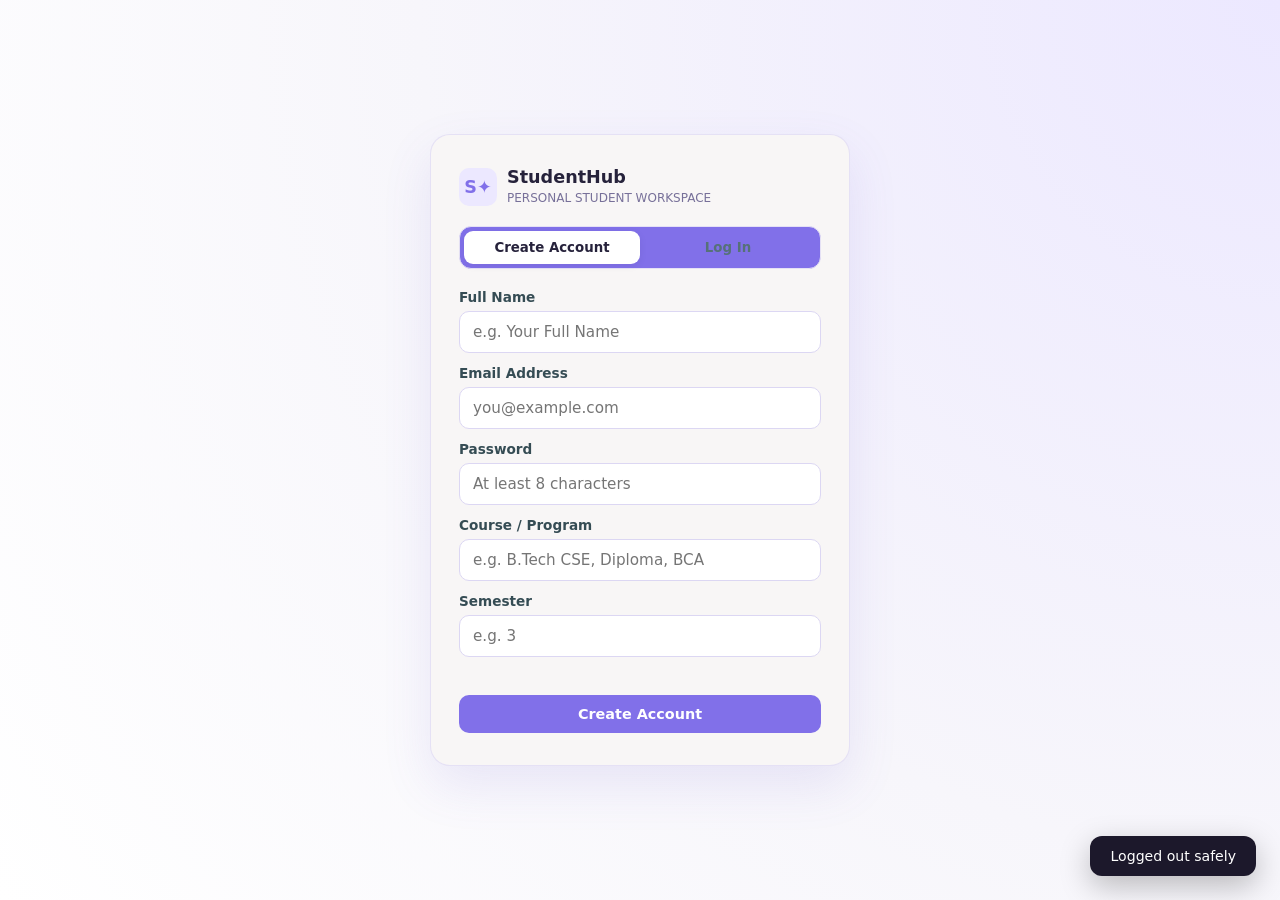
<file: frontend/index.html>
<!DOCTYPE html>
<html lang="en">

    <head>
        <meta charset="UTF-8" />
        <meta name="viewport" content="width=device-width, initial-scale=1.0" />
        <meta name="description" content="StudentHub AI — your all-in-one student workspace." />
        <title>StudentHub AI — Student Workspace</title>
        <link rel="stylesheet" href="style.css" />
        <style>
            /* Auth Screen & First-Time User Enhancements */
            .hidden {
                display: none !important;
            }

            .auth-wrapper {
                min-height: 100vh;
                display: flex;
                align-items: center;
                justify-content: center;
                padding: 24px;
                background: radial-gradient(circle at top right, #ece8ff 0%, #f7f6fb 55%, #ffffff 100%);
            }

            .auth-card {
                width: 100%;
                max-width: 420px;
                background: #f8f6f6;
                border-radius: 20px;
                padding: 32px 28px;
                box-shadow: 0 20px 50px rgba(105, 89, 205, 0.12);
                border: 1px solid rgba(129, 112, 233, 0.16);
            }

            .auth-brand {
                display: flex;
                align-items: center;
                gap: 10px;
                margin-bottom: 20px;
            }

            .auth-tabs {
                display: grid;
                grid-template-columns: 1fr 1fr;
                background: #8170e9;
                padding: 4px;
                border-radius: 12px;
                margin-bottom: 20px;
            }

            .auth-tab {
                border: none;
                background: transparent;
                padding: 9px 12px;
                border-radius: 9px;
                font-weight: 600;
                cursor: pointer;
                color: #567178;
                transition: all 0.2s ease;
            }

            .auth-tab.active {
                background: #ffffff;
                color: #26223b;
                box-shadow: 0 2px 8px rgba(0, 0, 0, 0.06);
            }

            .auth-form label {
                display: block;
                font-size: 0.85rem;
                font-weight: 600;
                margin: 12px 0 6px;
                color: #354c54;
            }

            .auth-form input {
                width: 100%;
                padding: 11px 13px;
                border: 1px solid #dcd7f3;
                border-radius: 10px;
                font-size: 0.95rem;
                outline: none;
                box-sizing: border-box;
            }

            .auth-form input:focus {
                border-color: #8170e9;
                box-shadow: 0 0 0 3px rgba(129, 112, 233, 0.15);
            }

            .auth-error {
                color: #ef110a;
                font-size: 0.85rem;
                margin-top: 10px;
                min-height: 18px;
            }

            .stat-card.interactive {
                cursor: pointer;
                transition: transform 0.15s ease, box-shadow 0.99s ease;
            }

            .stat-card.interactive:hover {
                transform: translateY(-2px);
            }

            .empty-state-box {
                padding: 18px;
                text-align: center;
                border: 1px dashed #6455b3;
                border-radius: 12px;
                color: #6c668a;
                font-size: 0.9rem;
            }
        </style>
    </head>

    <body>

        <!-- 1. AUTHENTICATION SCREEN (LOGIN / SIGN UP) -->
        <section class="auth-wrapper" id="authScreen">
            <div class="auth-card">
                <div class="auth-brand">
                    <span class="brand-mark">S<span>✦</span></span>
                    <div>
                        <strong style="display:block; font-size:1.1rem;">StudentHub</strong>
                        <small style="color:#777099; font-size:0.75rem;">PERSONAL STUDENT WORKSPACE</small>
                    </div>
                </div>

                <div class="auth-tabs">
                    <button type="button" class="auth-tab active" id="tabSignup">Create Account</button>
                    <button type="button" class="auth-tab" id="tabLogin">Log In</button>
                </div>

                <!-- Create Account Form -->
                <form class="auth-form" id="signupForm">
                    <label for="signupName">Full Name</label>
                    <input id="signupName" type="text" required placeholder="e.g. Your Full Name" />

                    <label for="signupEmail">Email Address</label>
                    <input id="signupEmail" type="email" required placeholder="you@example.com" />

                    <label for="signupPassword">Password</label>
                    <input id="signupPassword" type="password" required minlength="8"
                        placeholder="At least 8 characters" />

                    <label for="signupProgram">Course / Program</label>
                    <input id="signupProgram" type="text" required placeholder="e.g. B.Tech CSE, Diploma, BCA" />

                    <label for="signupSemester">Semester</label>
                    <input id="signupSemester" type="number" min="1" max="12" required placeholder="e.g. 3" />

                    <div class="auth-error" id="signupError"></div>
                    <button type="submit" class="modal-submit" style="width:100%; margin-top:10px;">Create
                        Account</button>
                </form>

                <!-- Login Form -->
                <form class="auth-form hidden" id="loginForm">
                    <label for="loginEmail">Email Address</label>
                    <input id="loginEmail" type="email" required placeholder="you@example.com" />

                    <label for="loginPassword">Password</label>
                    <input id="loginPassword" type="password" required placeholder="Enter your password" />

                    <div class="auth-error" id="loginError"></div>
                    <button type="submit" class="modal-submit" style="width:100%; margin-top:10px;">Log In to Workspace
                        →</button>
                </form>
            </div>
        </section>

        <!-- 2. MAIN WORKSPACE INTERFACE -->
        <div class="app-shell hidden" id="appShell">
            <aside class="sidebar" id="sidebar">
                <a class="brand" href="#" aria-label="StudentHub Home" data-view="overview">
                    <span class="brand-mark">S<span>✦</span></span>
                    <span><strong>StudentHub</strong><small>STUDENT SPACE</small></span>
                </a>
                <div class="nav-label">WORKSPACE</div>
                <nav class="nav">
                    <button class="nav-item active" data-view="overview"><span>▦</span> Overview</button>
                    <button class="nav-item" data-view="study"><span>✧</span> AI Study Assistant <i
                            class="new-tag">AI</i></button>
                    <button class="nav-item" data-view="notes"><span>▤</span> Notes Library</button>
                    <button class="nav-item" data-view="planner"><span>◷</span> Study Planner</button>
                    <button class="nav-item" data-view="attendance"><span>▣</span> Attendance</button>
                    <button class="nav-item" data-view="assignments"><span>☑</span> Assignments</button>
                    <div class="nav-label nav-label-gap">CAREER</div>
                    <button class="nav-item" data-view="placement"><span>↗</span> Placement Prep</button>
                    <button class="nav-item" data-view="resume"><span>▧</span> Resume Builder</button>
                    <button class="nav-item" data-view="community"><span>◎</span> Community</button>
                    <button class="nav-item" data-view="announcements"><span>◎</span> Announcements</button>
                </nav>
                <div class="sidebar-bottom">
                    <div class="upgrade-card">
                        <div class="sparkle">✦</div><strong>Make learning count.</strong>
                        <p>Your next big opportunity starts with one small step.</p>
                        <button data-view="placement">Explore career tools <span>→</span></button>
                    </div>
                    <button class="profile-mini" id="profileButton">
                        <div class="avatar" id="sidebarAvatar">SH</div>
                        <span>
                            <strong id="sidebarUserName">Student</strong>
                            <small id="sidebarUserProgram">Student Workspace</small>
                        </span>
                        <span class="dots">•••</span>
                    </button>
                </div>
            </aside>

            <main class="main">
                <header class="topbar">
                    <button class="mobile-menu" id="mobileMenu" aria-label="Open menu">☰</button>
                    <div class="breadcrumb">Workspace <span>/</span> <strong id="breadcrumbTitle">Overview</strong>
                    </div>
                    <div class="top-actions">
                        <label class="global-search"><span>⌕</span><input id="globalSearch"
                                placeholder="Search notes, tasks, deadlines..." /><kbd>⌘ K</kbd></label>
                        <button class="icon-button" id="notificationButton" aria-label="Notifications">♧<i></i></button>
                        <div class="avatar top-avatar" id="topAvatar" title="Account & Profile" style="cursor:pointer;">
                            S</div>
                    </div>
                </header>

                <section class="content">
                    <div class="welcome-row">
                        <div>
                            <div class="eyebrow"><span class="live-dot"></span> YOUR PERSONAL STUDENT SPACE</div>
                            <h1 id="pageTitle">Welcome! <span class="wave">✦</span></h1>
                            <p class="subtitle" id="pageSubtitle">Start by adding your subjects, tasks, or study goals
                                for today.</p>
                        </div>
                        <button class="primary-button" id="addTaskButtonTop"><span>＋</span> Plan my day</button>
                    </div>

                    <div class="hero-card">
                        <div class="hero-copy">
                            <div class="hero-pill"><span>✦</span> YOUR AI LEARNING COMPANION</div>
                            <h2>Make today a<br /><em>step forward.</em></h2>
                            <p>Learn smarter, stay organized, and build the future you want — all in one place.</p>
                            <button class="hero-button" data-view="study">Ask your AI assistant <span>↗</span></button>
                        </div>
                        <div class="hero-art" aria-hidden="true">
                            <div class="orbit orbit-one"></div>
                            <div class="orbit orbit-two"></div>
                            <div class="floating-card card-note"><span class="float-icon purple">▤</span><span><b>Study
                                        notes</b><small id="heroNoteCount">0 saved notes</small></span><i>✓</i></div>
                            <div class="floating-card card-score"><span class="float-icon yellow">✧</span><span><b>Keep
                                        going!</b><small id="heroTaskStatus">Ready to start</small></span></div>
                            <div class="book-stack">
                                <div class="book book-back"></div>
                                <div class="book book-mid"></div>
                                <div class="book book-front"><span>✦</span></div>
                                <div class="book-page"></div>
                            </div>
                            <div class="hero-spark spark-a">✦</div>
                            <div class="hero-spark spark-b">✧</div>
                            <div class="hero-spark spark-c">·</div>
                        </div>
                    </div>

                    <div class="section-heading">
                        <div>
                            <h2>Your overview</h2>
                            <p>Click any card below to update or log your progress.</p>
                        </div>
                        <button class="text-button" id="customizeButton">Customize view ↗</button>
                    </div>

                    <!-- Interactive Live Stats Grid -->
                    <div class="stats-grid">
                        <article class="stat-card interactive" id="cardAttendance" data-view="attendance">
                            <div class="stat-top"><span>Attendance</span><span class="stat-icon mint">▣</span></div>
                            <div class="stat-value" id="statAttendanceVal">0<span>%</span></div>
                            <div class="stat-foot"><span class="status-good" id="statAttendanceSub">Click to log
                                    classes</span></div>
                            <div class="mini-progress"><span id="statAttendanceBar" style="width:0%"></span></div>
                        </article>

                        <article class="stat-card interactive" id="cardStudyTime">
                            <div class="stat-top"><span>Study time</span><span class="stat-icon lavender">◷</span></div>
                            <div class="stat-value" id="statStudyVal">0<span class="unit"> hrs</span></div>
                            <div class="stat-foot"><span class="status-good">+ Click to log study time</span></div>
                            <div class="mini-progress lavender-bar"><span id="statStudyBar" style="width:0%"></span>
                            </div>
                        </article>

                        <article class="stat-card interactive" id="cardTasks" data-view="planner">
                            <div class="stat-top"><span>Tasks completed</span><span class="stat-icon peach">☑</span>
                            </div>
                            <div class="stat-value" id="statTasksVal">0<span class="muted-value">/0</span></div>
                            <div class="stat-foot"><span class="status-good" id="statTasksSub">0%</span>
                                <span>completion rate</span>
                            </div>
                            <div class="mini-progress peach-bar"><span id="statTasksBar" style="width:0%"></span></div>
                        </article>

                        <article class="stat-card interactive" id="cardQuiz">
                            <div class="stat-top"><span>Quiz average</span><span class="stat-icon blue">✧</span></div>
                            <div class="stat-value" id="statQuizVal">0<span>%</span></div>
                            <div class="stat-foot"><span class="status-good" id="statQuizSub">Click to take a quick
                                    quiz</span></div>
                            <div class="mini-progress blue-bar"><span id="statQuizBar" style="width:0%"></span></div>
                        </article>
                    </div>

                    <div class="dashboard-grid">
                        <section class="panel focus-panel">
                            <div class="panel-heading">
                                <div>
                                    <h3>Today's focus</h3>
                                    <p>Small steps, meaningful progress.</p>
                                </div>
                                <button class="more-button" id="clearCompletedBtn" title="Clear completed tasks">Clear
                                    done</button>
                            </div>
                            <div class="focus-progress">
                                <div class="progress-ring">
                                    <div><strong id="ringCount">0/0</strong><small>tasks</small></div>
                                </div>
                                <div>
                                    <strong id="focusHeadline">Let's plan your day!</strong>
                                    <p id="focusSubtext">Add your first task below to start tracking today's focus.</p>
                                    <button class="inline-link" data-view="planner">Add task →</button>
                                </div>
                            </div>
                            <div class="task-list" id="taskList"></div>
                            <button class="add-task" id="addTaskButton">＋ Add a task</button>
                        </section>

                        <section class="panel ai-panel">
                            <div class="panel-heading">
                                <div>
                                    <h3>Ask StudentHub AI</h3>
                                    <p>Your study buddy, available anytime.</p>
                                </div>
                                <span class="ai-badge">✦ INTERACTIVE</span>
                            </div>
                            <div class="ai-welcome">
                                <div class="ai-avatar">✦</div>
                                <div>
                                    <strong id="aiGreeting">Hey there! What are we learning today?</strong>
                                    <p>Type any topic below to generate an instant study breakdown, active recall
                                        prompts, or add it to your notes.</p>
                                </div>
                            </div>
                            <div class="suggestions">
                                <button class="suggestion" data-prompt="Object-Oriented Programming">Explain OOP
                                    concepts <span>↗</span></button>
                                <button class="suggestion" data-prompt="Database Normalization">Database Normalization
                                    <span>↗</span></button>
                                <button class="suggestion" data-prompt="Time Management for Exams">Exam Study Strategy
                                    <span>↗</span></button>
                            </div>
                            <form class="chat-input" id="chatForm">
                                <input id="chatInput" placeholder="Enter a topic or question..." autocomplete="off" />
                                <button type="submit" aria-label="Send message">↑</button>
                            </form>
                        </section>
                    </div>

                    <div class="bottom-grid">
                        <section class="panel resources-panel">
                            <div class="panel-heading">
                                <div>
                                    <h3>Continue learning</h3>
                                    <p>Your saved notes &amp; study materials.</p>
                                </div>
                                <button class="inline-link" data-view="notes">Manage notes →</button>
                            </div>
                            <div class="resource-list" id="resourceList"></div>
                        </section>

                        <section class="panel deadline-panel">
                            <div class="panel-heading">
                                <div>
                                    <h3>Coming up</h3>
                                    <p>Your upcoming assignment deadlines.</p>
                                </div>
                                <button class="inline-link" data-view="assignments">Add deadline →</button>
                            </div>
                            <div id="deadlineList"></div>
                        </section>
                    </div>

                    <footer><span>✦ StudentHub </span><span>Built for your next step. <b>Keep growing.</b></span>
                    </footer>
                </section>
            </main>
        </div>

        <div class="toast" id="toast" role="status"></div>
        <dialog id="modal">
            <div class="modal-head">
                <h3 id="modalTitle">Quick action</h3>
                <button id="closeModal" aria-label="Close">×</button>
            </div>
            <div id="modalBody"></div>
        </dialog>
        <!-- <script src="script.js"></script>
        <pre id="dashboard-data">Loading dashboard...</pre> -->

        <script src="script.js"></script>
    </body>

</html>
</file>
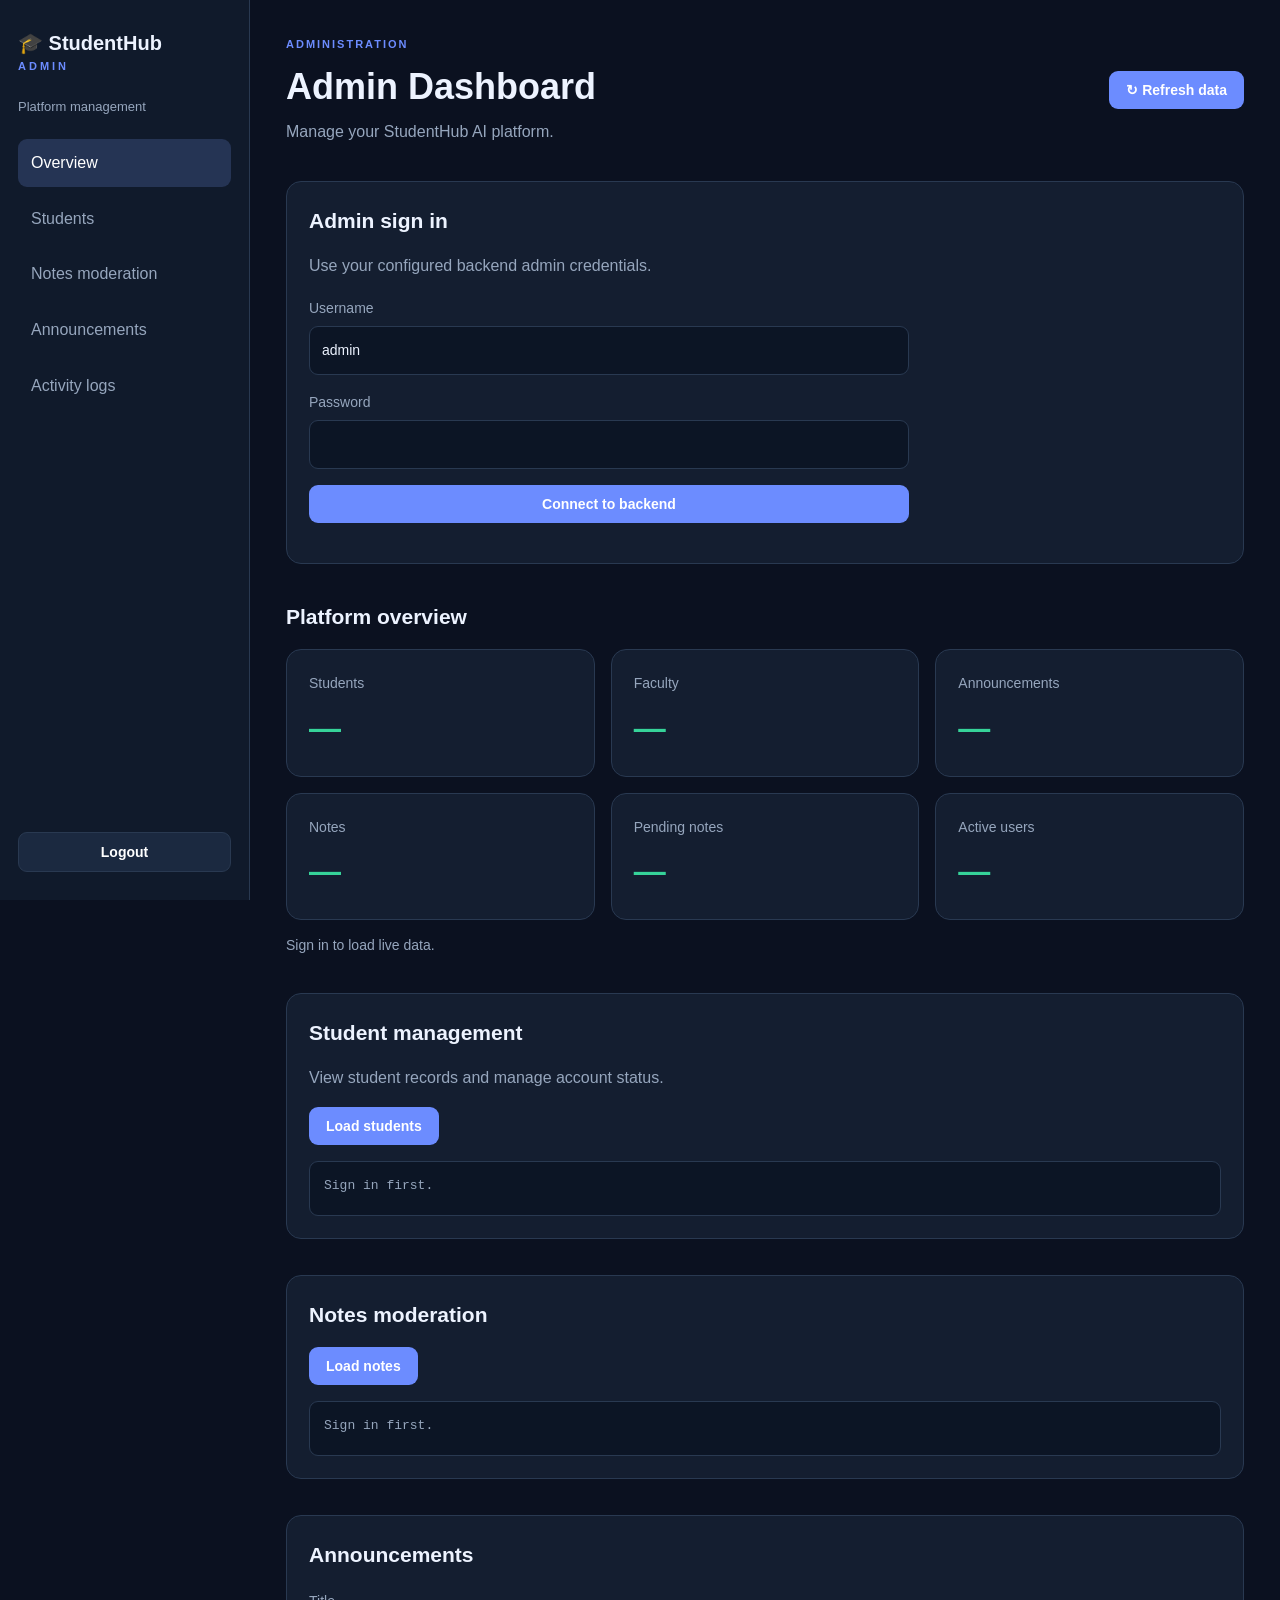
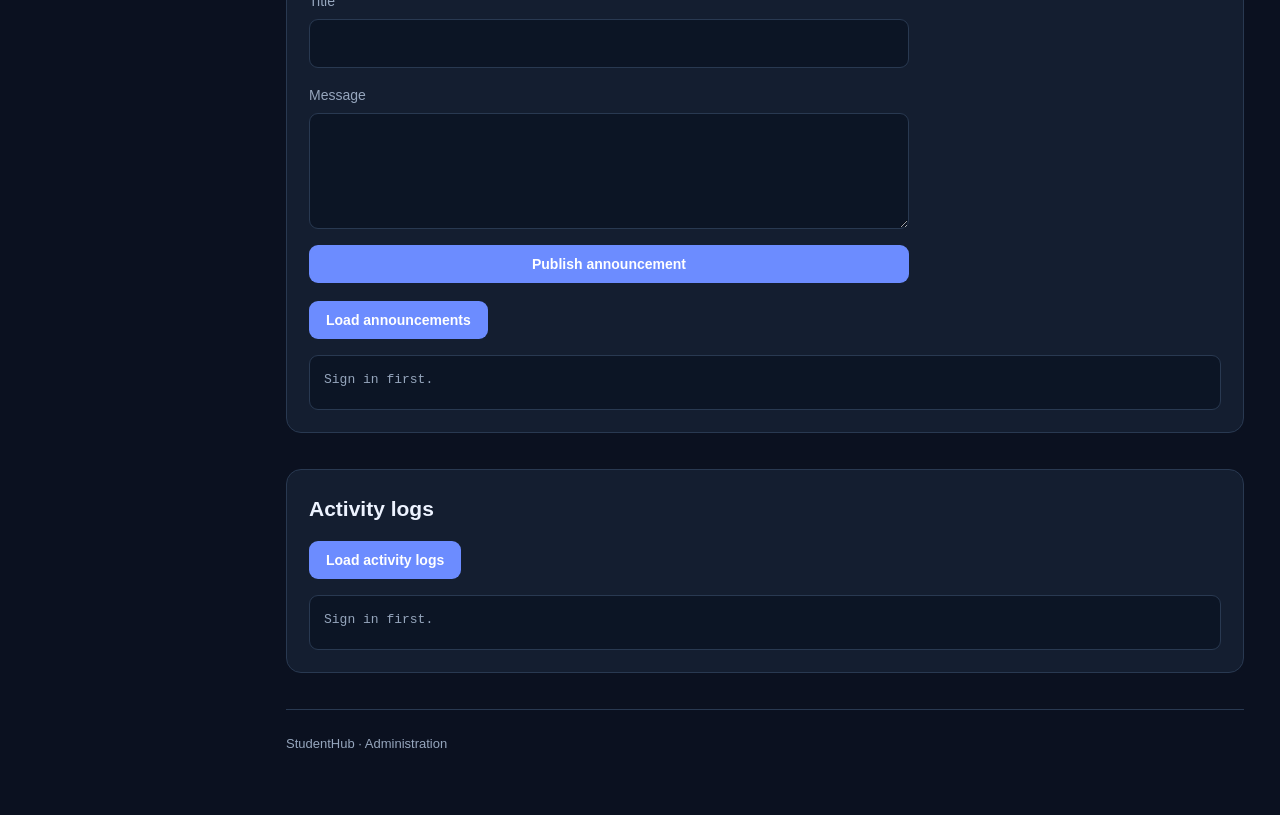
<file: frontend/admin.html>
<!DOCTYPE html>
<html lang="en">

    <head>
        <meta charset="UTF-8">
        <meta name="viewport" content="width=device-width, initial-scale=1.0">
        <title>StudentHub | Admin Panel</title>
        <link rel="stylesheet" href="admin.css">
    </head>

    <body>
        <aside class="sidebar">
            <h2>🎓 StudentHub <span>ADMIN</span></h2>
            <p class="muted">Platform management</p>

            <nav>
                <a class="active" href="#overview">Overview</a>
                <a href="#students">Students</a>
                <a href="#notes">Notes moderation</a>
                <a href="#announcements">Announcements</a>
                <a href="#activity">Activity logs</a>
            </nav>

            <button id="logoutBtn" class="secondary">Logout</button>
        </aside>

        <main>
            <header>
                <div>
                    <p class="muted">ADMINISTRATION</p>
                    <h1>Admin Dashboard</h1>
                    <p>Manage your StudentHub AI platform.</p>
                </div>
                <button id="refreshBtn">↻ Refresh data</button>
            </header>

            <section id="loginPanel" class="panel">
                <h2>Admin sign in</h2>
                <p>Use your configured backend admin credentials.</p>
                <form id="loginForm">
                    <label>Username
                        <input id="username" value="admin" autocomplete="username" required>
                    </label>
                    <label>Password
                        <input id="password" type="password" autocomplete="current-password" required>
                    </label>
                    <button type="submit">Connect to backend</button>
                </form>
                <p id="loginMessage" role="status"></p>
            </section>

            <section id="overview">
                <h2>Platform overview</h2>
                <div class="stats">
                    <article class="stat">
                        <p>Students</p><strong id="totalStudents">—</strong>
                    </article>
                    <article class="stat">
                        <p>Faculty</p><strong id="totalFaculty">—</strong>
                    </article>
                    <article class="stat">
                        <p>Announcements</p><strong id="totalAnnouncements">—</strong>
                    </article>
                    <article class="stat">
                        <p>Notes</p><strong id="totalNotes">—</strong>
                    </article>
                    <article class="stat">
                        <p>Pending notes</p><strong id="pendingNotes">—</strong>
                    </article>
                    <article class="stat">
                        <p>Active users</p><strong id="activeUsers">—</strong>
                    </article>
                </div>
                <p id="status" role="status">Sign in to load live data.</p>
            </section>

            <section id="students" class="panel">
                <h2>Student management</h2>
                <p>View student records and manage account status.</p>
                <button data-load="students">Load students</button>
                <div id="studentsOutput" class="output">Sign in first.</div>
            </section>

            <section id="notes" class="panel">
                <h2>Notes moderation</h2>
                <button data-load="notes">Load notes</button>
                <div id="notesOutput" class="output">Sign in first.</div>
            </section>

            <section id="announcements" class="panel">
                <h2>Announcements</h2>
                <form id="announcementForm">
                    <label>Title
                        <input id="announcementTitle" required>
                    </label>
                    <label>Message
                        <textarea id="announcementContent" rows="4" required></textarea>
                    </label>
                    <button type="submit">Publish announcement</button>
                </form>
                <button data-load="announcements">Load announcements</button>
                <div id="announcementsOutput" class="output">Sign in first.</div>
            </section>

            <section id="activity" class="panel">
                <h2>Activity logs</h2>
                <button data-load="audit-logs">Load activity logs</button>
                <div id="audit-logsOutput" class="output">Sign in first.</div>
            </section>

            <footer>StudentHub · Administration</footer>
        </main>

        <script src="admin.js"></script>
    </body>

</html>
</file>
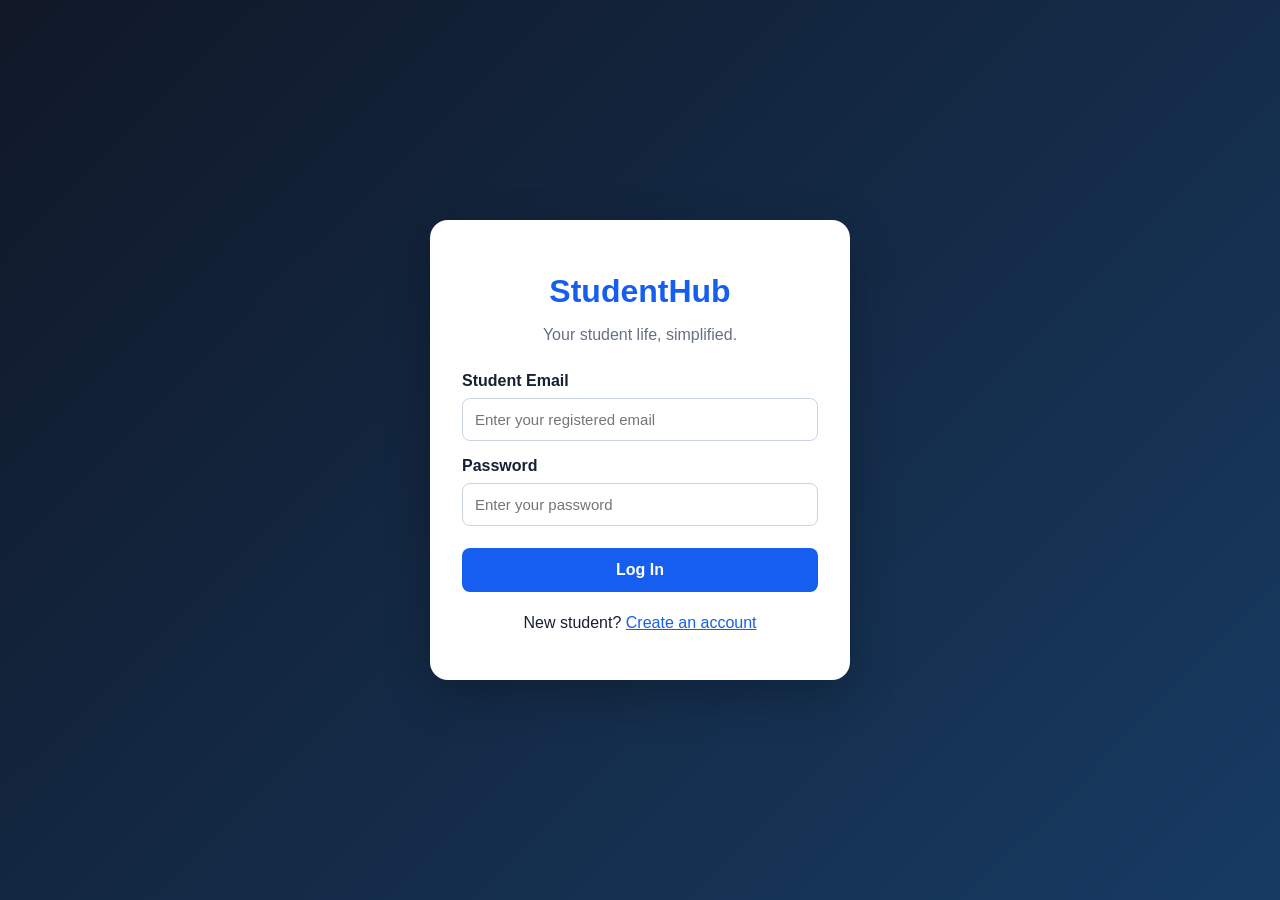
<file: frontend/login.html>
<!DOCTYPE html>
<html lang="en">

    <head>
        <meta charset="UTF-8">
        <meta name="viewport" content="width=device-width, initial-scale=1.0">
        <title>StudentHub | Student Login</title>
        <link rel="stylesheet" href="login.css">
    </head>

    <body>
        <main class="login-card">
            <h1>StudentHub</h1>
            <p class="subtitle">Your student life, simplified.</p>

            <form id="loginForm">
                <label for="email">Student Email</label>
                <input type="email" id="email" required placeholder="Enter your registered email">

                <label for="password">Password</label>
                <input type="password" id="password" required placeholder="Enter your password">

                <button type="submit" id="loginButton">Log In</button>
                <p id="message" role="status"></p>
            </form>

            <p class="register-link">
                New student? <a href="register.html">Create an account</a>
            </p>
        </main>

        <script src="login.js"></script>
    </body>

</html>
</file>
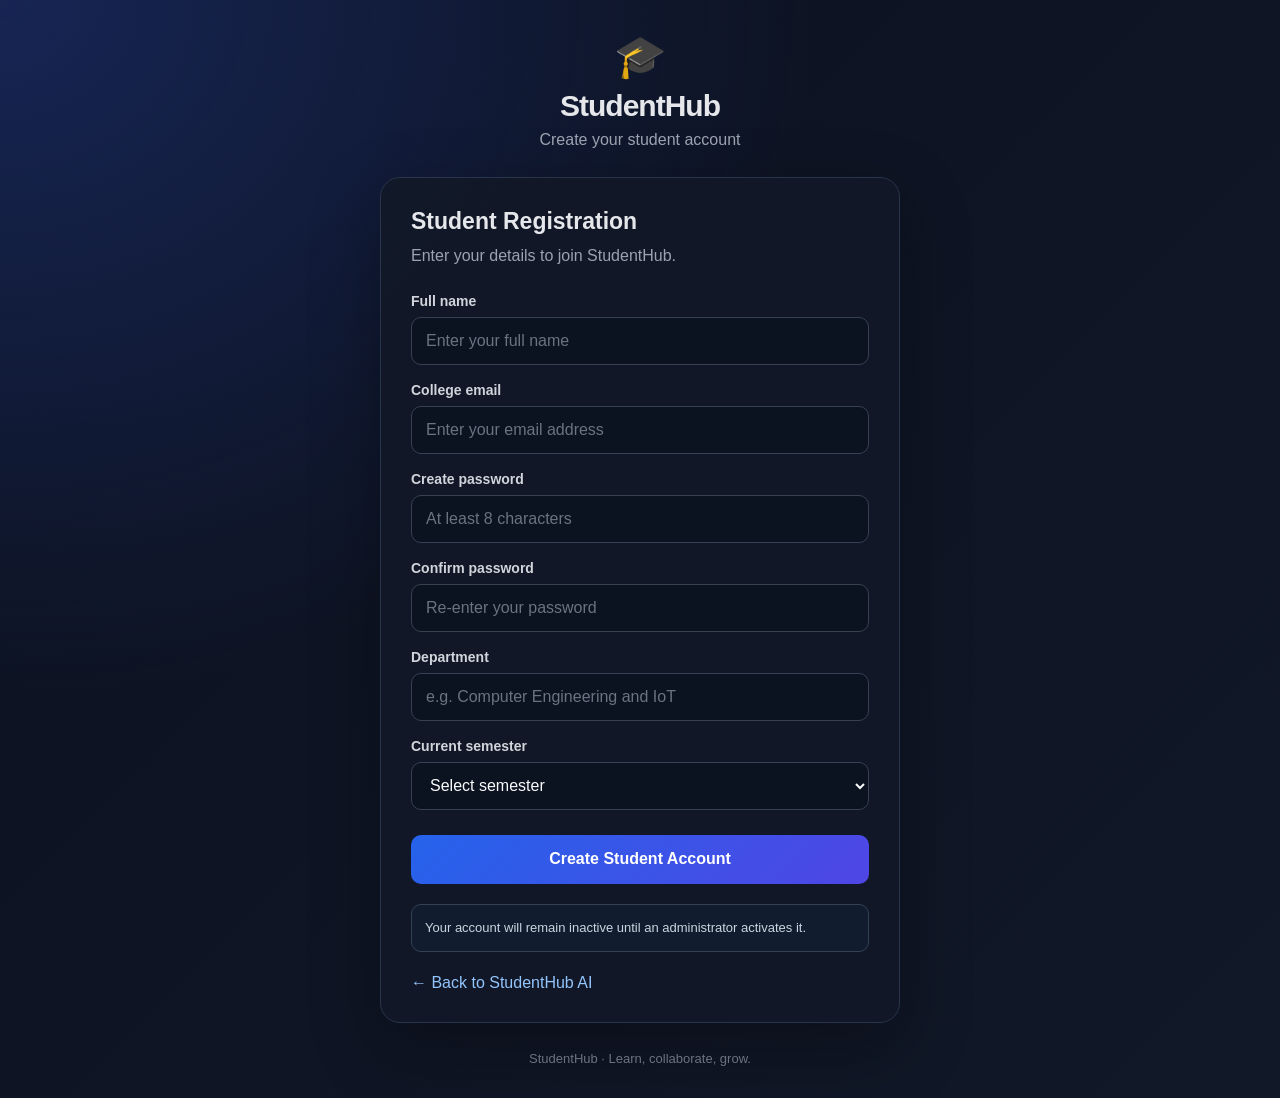
<file: frontend/register.html>
<!DOCTYPE html>
<html lang="en">

    <head>
        <meta charset="UTF-8">
        <meta name="viewport" content="width=device-width, initial-scale=1.0">
        <title>StudentHub | Student Registration</title>
        <link rel="stylesheet" href="register.css">
    </head>

    <body>
        <main class="register-container">
            <header class="register-header">
                <div class="logo">🎓</div>
                <h1>StudentHub</h1>
                <p>Create your student account</p>
            </header>

            <section class="register-card">
                <h2>Student Registration</h2>
                <p class="description">
                    Enter your details to join StudentHub.
                </p>

                <form id="registerForm">
                    <label for="fullName">Full name</label>
                    <input type="text" id="fullName" name="fullName" placeholder="Enter your full name"
                        autocomplete="name" required>

                    <label for="email">College email</label>
                    <input type="email" id="email" name="email" placeholder="Enter your email address"
                        autocomplete="email" required>
                    <label for="password">Create password</label>
                    <input type="password" id="password" name="password" placeholder="At least 8 characters"
                        autocomplete="new-password" minlength="8" required>

                    <label for="confirmPassword">Confirm password</label>
                    <input type="password" id="confirmPassword" name="confirmPassword"
                        placeholder="Re-enter your password" autocomplete="new-password" minlength="8" required>

                    <label for="department">Department</label>
                    <input type="text" id="department" name="department" placeholder="e.g. Computer Engineering and IoT"
                        required>

                    <label for="semester">Current semester</label>
                    <select id="semester" name="semester" required>
                        <option value="">Select semester</option>
                        <option value="1">Semester 1</option>
                        <option value="2">Semester 2</option>
                        <option value="3">Semester 3</option>
                        <option value="4">Semester 4</option>
                        <option value="5">Semester 5</option>
                        <option value="6">Semester 6</option>
                    </select>

                    <button type="submit" id="registerBtn">
                        Create Student Account
                    </button>

                    <p id="formMessage" role="status" aria-live="polite"></p>
                </form>

                <p class="approval-note">
                    Your account will remain inactive until an administrator activates it.
                </p>

                <a class="back-link" href="index.html">← Back to StudentHub AI</a>
            </section>

            <footer>
                StudentHub · Learn, collaborate, grow.
            </footer>
        </main>

        <script src="register.js"></script>
    </body>

</html>
</file>
<file: frontend/style.css>
/* ============================================================================
   1. CSS VARIABLES & THEME TOKENS (LIGHT & DARK MODE)
   ============================================================================ */
:root {
    --bg-main: #f7f6fb;
    --bg-sidebar: #ffffff;
    --bg-card: #ffffff;
    --text-main: #26223b;
    --text-muted: #777099;
    --border-color: #e5e1f5;
    --primary: #8170e9;
    --primary-hover: #6d5ce7;
    --accent-light: #ece8ff;
    --card-shadow: 0 10px 30px rgba(105, 89, 205, 0.06);
    --modal-bg: #ffffff;
    --input-bg: #ffffff;
}

body.dark-mode {
    --bg-main: #110f1a;
    --bg-sidebar: #171424;
    --bg-card: #1c182b;
    --text-main: #f2eefb;
    --text-muted: #a69ebd;
    --border-color: #2e2845;
    --primary: #9485f5;
    --primary-hover: #a69afa;
    --accent-light: #282142;
    --card-shadow: 0 10px 30px rgba(0, 0, 0, 0.35);
    --modal-bg: #1c182b;
    --input-bg: #141121;
}

/* ============================================================================
   2. RESET & BASE STYLES
   ============================================================================ */
* {
    box-sizing: border-box;
    margin: 0;
    padding: 0;
    font-family: system-ui, -apple-system, BlinkMacSystemFont, "Segoe UI", Roboto, Oxygen, Ubuntu, Cantarell, sans-serif;
}

body {
    background-color: var(--bg-main);
    color: var(--text-main);
    min-height: 100vh;
    transition: background-color 0.3s ease, color 0.3s ease;
    overflow-x: hidden;
}

/* Custom Scrollbars */
::-webkit-scrollbar {
    width: 6px;
    height: 6px;
}

::-webkit-scrollbar-track {
    background: transparent;
}

::-webkit-scrollbar-thumb {
    background: var(--border-color);
    border-radius: 4px;
}

.hidden {
    display: none !important;
}

/* ============================================================================
   3. AUTHENTICATION & APP SHELL LAYOUT
   ============================================================================ */
.auth-wrapper {
    min-height: 100vh;
    display: flex;
    align-items: center;
    justify-content: center;
    padding: 24px;
    background: radial-gradient(circle at top right, var(--accent-light) 0%, var(--bg-main) 60%);
}

.auth-card {
    width: 100%;
    max-width: 420px;
    background: var(--bg-card);
    border-radius: 20px;
    padding: 32px 28px;
    box-shadow: var(--card-shadow);
    border: 1px solid var(--border-color);
    transition: background 0.3s ease, border 0.3s ease;
}

.auth-brand {
    display: flex;
    align-items: center;
    gap: 12px;
    margin-bottom: 22px;
}

.auth-tabs {
    display: grid;
    grid-template-columns: 1fr 1fr;
    background: var(--bg-main);
    padding: 4px;
    border-radius: 12px;
    margin-bottom: 20px;
    border: 1px solid var(--border-color);
}

.auth-tab {
    border: none;
    background: transparent;
    padding: 9px 12px;
    border-radius: 9px;
    font-weight: 600;
    cursor: pointer;
    color: var(--text-muted);
    transition: all 0.2s ease;
}

.auth-tab.active {
    background: var(--bg-card);
    color: var(--text-main);
    box-shadow: 0 2px 8px rgba(0, 0, 0, 0.06);
}

.auth-form label {
    display: block;
    font-size: 0.85rem;
    font-weight: 600;
    margin: 12px 0 6px;
    color: var(--text-main);
}

.auth-form input {
    width: 100%;
    padding: 11px 13px;
    background: var(--input-bg);
    border: 1px solid var(--border-color);
    border-radius: 10px;
    font-size: 0.95rem;
    color: var(--text-main);
    outline: none;
    transition: border 0.2s ease, box-shadow 0.2s ease;
}

.auth-form input:focus {
    border-color: var(--primary);
    box-shadow: 0 0 0 3px rgba(129, 112, 233, 0.2);
}

.auth-error {
    color: #d9534f;
    font-size: 0.85rem;
    margin-top: 10px;
    min-height: 18px;
}

.app-shell {
    display: flex;
    min-height: 100vh;
}

/* ============================================================================
   4. SIDEBAR & NAVIGATION
   ============================================================================ */
.sidebar {
    width: 260px;
    background: var(--bg-sidebar);
    border-right: 1px solid var(--border-color);
    display: flex;
    flex-direction: column;
    padding: 24px 16px;
    position: fixed;
    top: 0;
    bottom: 0;
    left: 0;
    z-index: 100;
    transition: transform 0.3s ease, background 0.3s ease, border 0.3s ease;
}

.brand {
    display: flex;
    align-items: center;
    gap: 10px;
    text-decoration: none;
    color: var(--text-main);
    padding: 0 8px 20px;
}

.brand-mark {
    width: 38px;
    height: 38px;
    background: var(--accent-light);
    color: var(--primary);
    border-radius: 10px;
    display: flex;
    align-items: center;
    justify-content: center;
    font-weight: 700;
    font-size: 1.1rem;
}

.brand span strong {
    display: block;
    font-size: 1rem;
    line-height: 1.2;
}

.brand span small {
    font-size: 0.65rem;
    color: var(--text-muted);
    letter-spacing: 0.5px;
}

.nav-label {
    font-size: 0.7rem;
    font-weight: 700;
    color: var(--text-muted);
    letter-spacing: 0.8px;
    padding: 12px 10px 6px;
}

.nav-label-gap {
    margin-top: 16px;
}

.nav {
    display: flex;
    flex-direction: column;
    gap: 3px;
}

.nav-item {
    display: flex;
    align-items: center;
    gap: 10px;
    padding: 10px 12px;
    border-radius: 10px;
    border: none;
    background: transparent;
    color: var(--text-muted);
    font-weight: 500;
    font-size: 0.92rem;
    cursor: pointer;
    text-align: left;
    width: 100%;
    transition: all 0.2s ease;
}

.nav-item:hover {
    background: var(--accent-light);
    color: var(--text-main);
}

.nav-item.active {
    background: var(--accent-light);
    color: var(--primary);
    font-weight: 600;
}

.new-tag {
    margin-left: auto;
    font-size: 0.65rem;
    background: var(--primary);
    color: #fff;
    padding: 2px 6px;
    border-radius: 6px;
    font-style: normal;
}

.sidebar-bottom {
    margin-top: auto;
    display: flex;
    flex-direction: column;
    gap: 12px;
}

.upgrade-card {
    background: linear-gradient(135deg, var(--accent-light) 0%, rgba(129, 112, 233, 0.1) 100%);
    border: 1px solid var(--border-color);
    padding: 14px;
    border-radius: 14px;
}

.upgrade-card .sparkle {
    color: var(--primary);
    font-size: 1rem;
    margin-bottom: 4px;
}

.upgrade-card strong {
    display: block;
    font-size: 0.88rem;
    color: var(--text-main);
    margin-bottom: 2px;
}

.upgrade-card p {
    font-size: 0.78rem;
    color: var(--text-muted);
    line-height: 1.4;
    margin-bottom: 10px;
}

.upgrade-card button {
    background: var(--primary);
    color: #fff;
    border: none;
    padding: 7px 12px;
    border-radius: 8px;
    font-size: 0.78rem;
    font-weight: 600;
    cursor: pointer;
    display: flex;
    align-items: center;
    gap: 6px;
    transition: background 0.2s ease;
}

.upgrade-card button:hover {
    background: var(--primary-hover);
}

.profile-mini {
    display: flex;
    align-items: center;
    gap: 10px;
    background: var(--bg-main);
    border: 1px solid var(--border-color);
    padding: 8px 10px;
    border-radius: 12px;
    cursor: pointer;
    width: 100%;
    text-align: left;
    transition: background 0.2s ease;
}

.profile-mini:hover {
    background: var(--accent-light);
}

.avatar {
    width: 32px;
    height: 32px;
    background: var(--primary);
    color: #fff;
    border-radius: 50%;
    display: flex;
    align-items: center;
    justify-content: center;
    font-weight: 600;
    font-size: 0.9rem;
    flex-shrink: 0;
}

.profile-mini span strong {
    display: block;
    font-size: 0.85rem;
    color: var(--text-main);
}

.profile-mini span small {
    font-size: 0.73rem;
    color: var(--text-muted);
}

.dots {
    margin-left: auto;
    color: var(--text-muted);
    letter-spacing: 1px;
}

/* ============================================================================
   5. MAIN CONTENT AREA & TOPBAR
   ============================================================================ */
.main {
    margin-left: 260px;
    flex: 1;
    display: flex;
    flex-direction: column;
    min-width: 0;
}

.topbar {
    height: 70px;
    background: var(--bg-card);
    border-bottom: 1px solid var(--border-color);
    display: flex;
    align-items: center;
    padding: 0 32px;
    position: sticky;
    top: 0;
    z-index: 90;
    gap: 16px;
    transition: background 0.3s ease, border 0.3s ease;
}

.mobile-menu {
    display: none;
    background: none;
    border: none;
    font-size: 1.4rem;
    color: var(--text-main);
    cursor: pointer;
}

.breadcrumb {
    font-size: 0.9rem;
    color: var(--text-muted);
}

.breadcrumb span {
    margin: 0 6px;
}

.breadcrumb strong {
    color: var(--text-main);
    font-weight: 600;
}

.top-actions {
    margin-left: auto;
    display: flex;
    align-items: center;
    gap: 12px;
}

.global-search {
    display: flex;
    align-items: center;
    background: var(--bg-main);
    border: 1px solid var(--border-color);
    padding: 8px 12px;
    border-radius: 10px;
    gap: 8px;
    width: 240px;
    transition: border 0.2s ease;
}

.global-search:focus-within {
    border-color: var(--primary);
}

.global-search span {
    color: var(--text-muted);
    font-size: 1.1rem;
}

.global-search input {
    background: transparent;
    border: none;
    outline: none;
    font-size: 0.88rem;
    color: var(--text-main);
    width: 100%;
}

.global-search kbd {
    font-size: 0.7rem;
    background: var(--bg-card);
    border: 1px solid var(--border-color);
    padding: 2px 5px;
    border-radius: 5px;
    color: var(--text-muted);
}

.icon-button {
    background: var(--bg-main);
    border: 1px solid var(--border-color);
    width: 38px;
    height: 38px;
    border-radius: 10px;
    display: flex;
    align-items: center;
    justify-content: center;
    cursor: pointer;
    color: var(--text-main);
    font-size: 1rem;
    transition: background 0.2s ease;
}

.icon-button:hover {
    background: var(--accent-light);
    color: var(--primary);
}

.content {
    padding: 32px;
    max-width: 1300px;
    width: 100%;
    margin: 0 auto;
}

/* ============================================================================
   6. DASHBOARD COMPONENTS & HERO CARD
   ============================================================================ */
.welcome-row {
    display: flex;
    justify-content: space-between;
    align-items: flex-start;
    margin-bottom: 24px;
    gap: 16px;
    flex-wrap: wrap;
}

.eyebrow {
    font-size: 0.72rem;
    font-weight: 700;
    color: var(--text-muted);
    letter-spacing: 0.8px;
    display: flex;
    align-items: center;
    gap: 6px;
    margin-bottom: 6px;
}

.live-dot {
    width: 7px;
    height: 7px;
    background: #2e7d32;
    border-radius: 50%;
    display: inline-block;
    box-shadow: 0 0 0 3px rgba(46, 125, 50, 0.2);
}

h1 {
    font-size: 1.75rem;
    font-weight: 700;
    color: var(--text-main);
    letter-spacing: -0.5px;
    display: flex;
    align-items: center;
    gap: 8px;
}

.wave {
    color: var(--primary);
    font-size: 1.2rem;
}

.subtitle {
    font-size: 0.95rem;
    color: var(--text-muted);
    margin-top: 4px;
}

.primary-button {
    background: var(--primary);
    color: #fff;
    border: none;
    padding: 10px 18px;
    border-radius: 12px;
    font-weight: 600;
    font-size: 0.9rem;
    cursor: pointer;
    display: flex;
    align-items: center;
    gap: 8px;
    box-shadow: 0 4px 12px rgba(129, 112, 233, 0.25);
    transition: background 0.2s ease, transform 0.15s ease;
}

.primary-button:hover {
    background: var(--primary-hover);
    transform: translateY(-1px);
}

/* Hero Card */
.hero-card {
    background: linear-gradient(135deg, #1c182b 0%, #292442 100%);
    color: #ffffff;
    border-radius: 20px;
    padding: 36px;
    display: grid;
    grid-template-columns: 1fr 1fr;
    align-items: center;
    margin-bottom: 32px;
    position: relative;
    overflow: hidden;
    box-shadow: 0 16px 40px rgba(28, 24, 43, 0.2);
}

.hero-copy {
    z-index: 2;
}

.hero-pill {
    display: inline-flex;
    align-items: center;
    gap: 6px;
    background: rgba(255, 255, 255, 0.12);
    padding: 5px 12px;
    border-radius: 20px;
    font-size: 0.72rem;
    font-weight: 700;
    letter-spacing: 0.5px;
    margin-bottom: 14px;
    color: #dcd6f7;
}

.hero-copy h2 {
    font-size: 2.1rem;
    font-weight: 700;
    line-height: 1.2;
    margin-bottom: 12px;
}

.hero-copy h2 em {
    font-style: normal;
    color: #a394f7;
}

.hero-copy p {
    color: #bfaee3;
    font-size: 0.95rem;
    margin-bottom: 20px;
    max-width: 420px;
    line-height: 1.5;
}

.hero-button {
    background: #ffffff;
    color: #1c182b;
    border: none;
    padding: 10px 18px;
    border-radius: 12px;
    font-weight: 600;
    font-size: 0.9rem;
    cursor: pointer;
    display: inline-flex;
    align-items: center;
    gap: 8px;
    transition: background 0.2s ease, transform 0.15s ease;
}

.hero-button:hover {
    background: #ece7fb;
    transform: translateY(-1px);
}

.hero-art {
    position: relative;
    height: 200px;
    display: flex;
    align-items: center;
    justify-content: center;
}

.floating-card {
    position: absolute;
    background: rgba(255, 255, 255, 0.95);
    backdrop-filter: blur(8px);
    color: #26223b;
    padding: 10px 14px;
    border-radius: 12px;
    display: flex;
    align-items: center;
    gap: 10px;
    font-size: 0.82rem;
    box-shadow: 0 10px 25px rgba(0, 0, 0, 0.15);
    z-index: 3;
}

.card-note {
    top: 20px;
    left: 10px;
}

.card-score {
    bottom: 20px;
    right: 10px;
}

.floating-card b {
    display: block;
    font-size: 0.85rem;
}

.floating-card small {
    color: #6c668a;
    font-size: 0.7rem;
}

.float-icon {
    width: 28px;
    height: 28px;
    border-radius: 8px;
    display: flex;
    align-items: center;
    justify-content: center;
    font-weight: 700;
    font-size: 0.8rem;
}

.float-icon.purple {
    background: #ece8ff;
    color: #8170e9;
}

.float-icon.yellow {
    background: #fff8e8;
    color: #f5a623;
}

/* ============================================================================
   7. STATS GRID & DASHBOARD PANELS
   ============================================================================ */
.section-heading {
    display: flex;
    justify-content: space-between;
    align-items: flex-end;
    margin-bottom: 16px;
}

.section-heading h2 {
    font-size: 1.25rem;
    font-weight: 700;
    color: var(--text-main);
}

.section-heading p {
    font-size: 0.85rem;
    color: var(--text-muted);
    margin-top: 2px;
}

.text-button {
    background: none;
    border: none;
    color: var(--primary);
    font-weight: 600;
    font-size: 0.88rem;
    cursor: pointer;
}

.text-button:hover {
    text-decoration: underline;
}

.stats-grid {
    display: grid;
    grid-template-columns: repeat(auto-fit, minmax(220px, 1fr));
    gap: 20px;
    margin-bottom: 32px;
}

.stat-card {
    background: var(--bg-card);
    border: 1px solid var(--border-color);
    padding: 20px;
    border-radius: 16px;
    box-shadow: var(--card-shadow);
    transition: transform 0.2s ease, background 0.3s ease, border 0.3s ease;
}

.stat-card:hover {
    transform: translateY(-2px);
    border-color: var(--primary);
}

.stat-top {
    display: flex;
    justify-content: space-between;
    align-items: center;
    font-size: 0.85rem;
    font-weight: 600;
    color: var(--text-muted);
    margin-bottom: 12px;
}

.stat-icon {
    width: 32px;
    height: 32px;
    border-radius: 10px;
    display: flex;
    align-items: center;
    justify-content: center;
    font-size: 0.9rem;
}

.stat-icon.mint {
    background: #e6f4ea;
    color: #137333;
}

.stat-icon.lavender {
    background: #ece8ff;
    color: #8170e9;
}

.stat-icon.peach {
    background: #fef0ec;
    color: #c94a29;
}

.stat-icon.blue {
    background: #e8f0fe;
    color: #1a73e8;
}

.stat-value {
    font-size: 1.8rem;
    font-weight: 700;
    color: var(--text-main);
    margin-bottom: 8px;
    display: flex;
    align-items: baseline;
    gap: 4px;
}

.stat-value span {
    font-size: 1.1rem;
}

.stat-value .unit,
.stat-value .muted-value {
    font-size: 0.95rem;
    color: var(--text-muted);
    font-weight: 500;
}

.stat-foot {
    font-size: 0.78rem;
    color: var(--text-muted);
    display: flex;
    align-items: center;
    gap: 6px;
    margin-bottom: 12px;
}

.status-good {
    color: #137333;
    font-weight: 600;
}

.mini-progress {
    height: 6px;
    background: var(--bg-main);
    border-radius: 6px;
    overflow: hidden;
}

.mini-progress span {
    display: block;
    height: 100%;
    background: #137333;
    border-radius: 6px;
    transition: width 0.4s ease;
}

.lavender-bar span {
    background: var(--primary);
}

.peach-bar span {
    background: #e06d4e;
}

.blue-bar span {
    background: #1a73e8;
}

/* Dashboard Grids */
.dashboard-grid {
    display: grid;
    grid-template-columns: 1.2fr 1fr;
    gap: 24px;
    margin-bottom: 32px;
}

.bottom-grid {
    display: grid;
    grid-template-columns: 1fr 1fr;
    gap: 24px;
    margin-bottom: 32px;
}

.panel {
    background: var(--bg-card);
    border: 1px solid var(--border-color);
    border-radius: 18px;
    padding: 24px;
    box-shadow: var(--card-shadow);
    transition: background 0.3s ease, border 0.3s ease;
}

.panel-heading {
    display: flex;
    justify-content: space-between;
    align-items: flex-start;
    margin-bottom: 20px;
}

.panel-heading h3 {
    font-size: 1.05rem;
    font-weight: 700;
    color: var(--text-main);
}

.panel-heading p {
    font-size: 0.8rem;
    color: var(--text-muted);
    margin-top: 2px;
}

.more-button {
    background: none;
    border: none;
    color: var(--text-muted);
    font-weight: 700;
    cursor: pointer;
    letter-spacing: 1px;
}

/* Focus Panel & Tasks */
.focus-progress {
    display: flex;
    align-items: center;
    gap: 16px;
    background: var(--bg-main);
    border: 1px solid var(--border-color);
    padding: 16px;
    border-radius: 14px;
    margin-bottom: 18px;
}

.progress-ring {
    width: 58px;
    height: 58px;
    border-radius: 50%;
    background: conic-gradient(var(--primary) 0 60%, var(--border-color) 60% 100%);
    display: flex;
    align-items: center;
    justify-content: center;
    position: relative;
    flex-shrink: 0;
}

.progress-ring::before {
    content: '';
    position: absolute;
    width: 44px;
    height: 44px;
    background: var(--bg-card);
    border-radius: 50%;
}

.progress-ring div {
    position: relative;
    text-align: center;
    font-size: 0.72rem;
    line-height: 1.1;
    color: var(--text-main);
}

.progress-ring strong {
    display: block;
    font-size: 0.85rem;
}

.focus-progress strong {
    font-size: 0.92rem;
    color: var(--text-main);
}

.focus-progress p {
    font-size: 0.8rem;
    color: var(--text-muted);
    margin: 2px 0 6px;
}

.inline-link {
    background: none;
    border: none;
    color: var(--primary);
    font-weight: 600;
    font-size: 0.78rem;
    cursor: pointer;
    padding: 0;
}

.inline-link:hover {
    text-decoration: underline;
}

.task-list {
    display: flex;
    flex-direction: column;
    gap: 8px;
    max-height: 230px;
    overflow-y: auto;
    margin-bottom: 14px;
}

.task {
    display: flex;
    align-items: center;
    gap: 12px;
    background: var(--bg-main);
    border: 1px solid var(--border-color);
    padding: 10px 14px;
    border-radius: 12px;
    cursor: pointer;
    transition: all 0.2s ease;
}

.task:hover {
    border-color: var(--primary);
}

.task input[type="checkbox"] {
    display: none;
}

.check {
    width: 18px;
    height: 18px;
    border: 2px solid var(--text-muted);
    border-radius: 5px;
    display: flex;
    align-items: center;
    justify-content: center;
    transition: all 0.2s ease;
    flex-shrink: 0;
}

.task input:checked ~ .check {
    background: var(--primary);
    border-color: var(--primary);
}

.task input:checked ~ .check::after {
    content: '✓';
    color: #fff;
    font-size: 0.75rem;
    font-weight: 700;
}

.task-name {
    flex: 1;
    font-size: 0.88rem;
    color: var(--text-main);
}

.task-name b {
    display: block;
    font-weight: 600;
}

.task-name small {
    color: var(--text-muted);
    font-size: 0.74rem;
}

.task.done .task-name b {
    text-decoration: line-through;
    opacity: 0.6;
}

.task-time,
.task-tag {
    font-size: 0.74rem;
    color: var(--text-muted);
    background: var(--bg-card);
    padding: 3px 8px;
    border-radius: 6px;
    border: 1px solid var(--border-color);
}

.add-task {
    width: 100%;
    background: var(--bg-main);
    border: 1px dashed var(--border-color);
    color: var(--text-main);
    padding: 10px;
    border-radius: 12px;
    font-weight: 600;
    font-size: 0.85rem;
    cursor: pointer;
    transition: all 0.2s ease;
}

.add-task:hover {
    border-color: var(--primary);
    color: var(--primary);
}

/* AI Panel */
.ai-badge {
    font-size: 0.68rem;
    font-weight: 700;
    background: var(--accent-light);
    color: var(--primary);
    padding: 4px 8px;
    border-radius: 6px;
}

.ai-welcome {
    display: flex;
    align-items: flex-start;
    gap: 12px;
    background: var(--bg-main);
    border: 1px solid var(--border-color);
    padding: 14px;
    border-radius: 14px;
    margin-bottom: 14px;
}

.ai-avatar {
    width: 32px;
    height: 32px;
    background: var(--primary);
    color: #fff;
    border-radius: 10px;
    display: flex;
    align-items: center;
    justify-content: center;
    font-size: 0.9rem;
    flex-shrink: 0;
}

.ai-welcome strong {
    display: block;
    font-size: 0.88rem;
    color: var(--text-main);
    margin-bottom: 2px;
}

.ai-welcome p {
    font-size: 0.78rem;
    color: var(--text-muted);
    line-height: 1.4;
}

.suggestions {
    display: flex;
    flex-wrap: wrap;
    gap: 8px;
    margin-bottom: 14px;
}

.suggestion {
    background: var(--bg-main);
    border: 1px solid var(--border-color);
    color: var(--text-main);
    padding: 6px 12px;
    border-radius: 8px;
    font-size: 0.78rem;
    font-weight: 500;
    cursor: pointer;
    display: flex;
    align-items: center;
    gap: 6px;
    transition: all 0.2s ease;
}

.suggestion:hover {
    border-color: var(--primary);
    color: var(--primary);
}

.chat-input {
    display: flex;
    align-items: center;
    background: var(--bg-main);
    border: 1px solid var(--border-color);
    border-radius: 12px;
    padding: 6px 6px 6px 14px;
    gap: 8px;
}

.chat-input input {
    flex: 1;
    background: transparent;
    border: none;
    outline: none;
    font-size: 0.88rem;
    color: var(--text-main);
}

.chat-input button {
    width: 34px;
    height: 34px;
    background: var(--primary);
    color: #fff;
    border: none;
    border-radius: 9px;
    cursor: pointer;
    font-weight: 700;
    display: flex;
    align-items: center;
    justify-content: center;
    transition: background 0.2s ease;
}

.chat-input button:hover {
    background: var(--primary-hover);
}

/* Resources & Deadlines */
.resource-list {
    display: flex;
    flex-direction: column;
    gap: 10px;
}

.resource {
    display: flex;
    align-items: center;
    gap: 12px;
    background: var(--bg-main);
    border: 1px solid var(--border-color);
    padding: 12px 14px;
    border-radius: 14px;
    cursor: pointer;
    text-align: left;
    width: 100%;
    transition: all 0.2s ease;
}

.resource:hover {
    border-color: var(--primary);
}

.resource-icon {
    width: 36px;
    height: 36px;
    border-radius: 10px;
    display: flex;
    align-items: center;
    justify-content: center;
    font-weight: 700;
    font-size: 0.9rem;
    flex-shrink: 0;
}

.resource-icon.java {
    background: #fff0e8;
    color: #d9534f;
}

.resource-icon.db {
    background: #e8f0fe;
    color: #1a73e8;
}

.resource-icon.dsa {
    background: #e6f4ea;
    color: #137333;
}

.resource span {
    flex: 1;
    font-size: 0.88rem;
    color: var(--text-main);
}

.resource span b {
    display: block;
    font-weight: 600;
}

.resource span small {
    color: var(--text-muted);
    font-size: 0.74rem;
}

.resource-arrow {
    color: var(--text-muted);
    font-size: 0.9rem;
}

.deadline {
    display: flex;
    align-items: center;
    gap: 14px;
    background: var(--bg-main);
    border: 1px solid var(--border-color);
    padding: 12px 14px;
    border-radius: 14px;
    margin-bottom: 10px;
}

.date-box {
    width: 42px;
    height: 42px;
    background: #fef0ec;
    color: #d9534f;
    border-radius: 10px;
    display: flex;
    flex-direction: column;
    align-items: center;
    justify-content: center;
    font-weight: 700;
    font-size: 0.95rem;
    line-height: 1;
    flex-shrink: 0;
}

.date-box small {
    font-size: 0.58rem;
    text-transform: uppercase;
    margin-top: 2px;
}

.date-blue {
    background: #e8f0fe;
    color: #1a73e8;
}

.date-green {
    background: #e6f4ea;
    color: #137333;
}

.deadline-info {
    flex: 1;
    font-size: 0.85rem;
}

.deadline-info b {
    display: block;
    color: var(--text-main);
    font-weight: 600;
}

.deadline-info small {
    color: var(--text-muted);
    font-size: 0.74rem;
}

.deadline-dot {
    width: 8px;
    height: 8px;
    border-radius: 50%;
    flex-shrink: 0;
}

.deadline-dot.amber {
    background: #d9534f;
}

.deadline-dot.blue-dot {
    background: #1a73e8;
}

.deadline-dot.green-dot {
    background: #137333;
}

footer {
    display: flex;
    justify-content: space-between;
    align-items: center;
    padding-top: 10px;
    border-top: 1px solid var(--border-color);
    font-size: 0.78rem;
    color: var(--text-muted);
}

footer b {
    color: var(--text-main);
}

/* ============================================================================
   8. MODALS & TOASTS
   ============================================================================ */
dialog {
    background: var(--modal-bg);
    color: var(--text-main);
    border: 1px solid var(--border-color);
    border-radius: 20px;
    padding: 24px;
    width: 100%;
    max-width: 460px;
    box-shadow: 0 25px 50px rgba(0, 0, 0, 0.25);
    margin: auto;
    transition: background 0.3s ease, color 0.3s ease;
}

dialog::backdrop {
    background: rgba(0, 0, 0, 0.5);
    backdrop-filter: blur(4px);
}

.modal-head {
    display: flex;
    justify-content: space-between;
    align-items: center;
    margin-bottom: 16px;
}

.modal-head h3 {
    font-size: 1.1rem;
    font-weight: 700;
    color: var(--text-main);
}

.modal-head button {
    background: none;
    border: none;
    font-size: 1.25rem;
    color: var(--text-muted);
    cursor: pointer;
}

#modalBody label {
    display: block;
    font-size: 0.82rem;
    font-weight: 600;
    margin: 10px 0 4px;
    color: var(--text-main);
}

#modalBody input,
#modalBody textarea {
    width: 100%;
    padding: 10px 12px;
    background: var(--input-bg);
    border: 1px solid var(--border-color);
    border-radius: 10px;
    font-size: 0.9rem;
    color: var(--text-main);
    outline: none;
    box-sizing: border-box;
}

#modalBody input:focus,
#modalBody textarea:focus {
    border-color: var(--primary);
}

.modal-submit {
    width: 100%;
    background: var(--primary);
    color: #fff;
    border: none;
    padding: 11px;
    border-radius: 10px;
    font-weight: 600;
    font-size: 0.9rem;
    cursor: pointer;
    margin-top: 14px;
    transition: background 0.2s ease;
}

.modal-submit:hover {
    background: var(--primary-hover);
}

.answer-box {
    background: var(--bg-main);
    border: 1px solid var(--border-color);
    padding: 14px;
    border-radius: 12px;
    font-size: 0.85rem;
    line-height: 1.5;
    color: var(--text-main);
    margin-top: 10px;
}

.toast {
    position: fixed;
    bottom: 24px;
    right: 24px;
    background: #1c182b;
    color: #fff;
    padding: 12px 20px;
    border-radius: 12px;
    font-size: 0.88rem;
    font-weight: 500;
    box-shadow: 0 10px 30px rgba(0, 0, 0, 0.25);
    transform: translateY(100px);
    opacity: 0;
    transition: all 0.3s cubic-bezier(0.175, 0.885, 0.32, 1.275);
    z-index: 1000;
}

.toast.show {
    transform: translateY(0);
    opacity: 1;
}

/* ============================================================================
   9. RESPONSIVE DESIGN
   ============================================================================ */
@media (max-width: 900px) {
    .sidebar {
        transform: translateX(-100%);
    }

    .sidebar.open {
        transform: translateX(0);
    }

    .main {
        margin-left: 0;
    }

    .mobile-menu {
        display: block;
    }

    .hero-card {
        grid-template-columns: 1fr;
        padding: 24px;
    }

    .hero-art {
        display: none;
    }

    .dashboard-grid,
    .bottom-grid {
        grid-template-columns: 1fr;
    }

    .topbar {
        padding: 0 16px;
    }

    .content {
        padding: 20px 16px;
    }

    .global-search {
        width: 160px;
    }
}
</file>
<file: frontend/admin.css>
:root {
    --bg: #0b1120;
    --panel: #141e30;
    --panel-light: #1b2940;
    --text: #edf3ff;
    --muted: #96a6bd;
    --accent: #6c8cff;
    --border: #293951;
    --green: #36d399;
}

* {
    box-sizing: border-box;
    margin: 0;
    padding: 0;
}

html {
    scroll-behavior: smooth;
}

body {
    min-height: 100vh;
    background: var(--bg);
    color: var(--text);
    font-family: Inter, "Segoe UI", Arial, sans-serif;
    line-height: 1.6;
}

.sidebar {
    width: 250px;
    position: fixed;
    inset: 0 auto 0 0;
    padding: 28px 18px;
    background: #101a2b;
    border-right: 1px solid var(--border);
    display: flex;
    flex-direction: column;
    gap: 22px;
}

.sidebar h2 {
    font-size: 20px;
    line-height: 1.5;
}

.sidebar h2 span {
    display: block;
    color: var(--accent);
    font-size: 11px;
    letter-spacing: 3px;
}

.muted {
    color: var(--muted);
    font-size: 13px;
}

nav {
    display: grid;
    gap: 8px;
}

nav a {
    padding: 11px 13px;
    border-radius: 9px;
    color: var(--muted);
    text-decoration: none;
    transition: 0.2s;
}

nav a:hover,
nav a.active {
    background: #253454;
    color: white;
}

.sidebar .secondary {
    margin-top: auto;
}

main {
    margin-left: 250px;
    padding: 36px;
    max-width: 1600px;
}

header {
    display: flex;
    justify-content: space-between;
    align-items: center;
    gap: 20px;
    margin-bottom: 36px;
}

header h1 {
    font-size: clamp(26px, 4vw, 36px);
    margin: 4px 0;
}

header p {
    color: var(--muted);
}

header > div > p:first-child {
    color: var(--accent);
    font-size: 11px;
    font-weight: 700;
    letter-spacing: 2px;
}

section {
    margin-bottom: 36px;
    scroll-margin-top: 24px;
}

section h2 {
    font-size: 21px;
    margin-bottom: 16px;
}

.stats {
    display: grid;
    grid-template-columns: repeat(3, minmax(0, 1fr));
    gap: 16px;
}

.stat,
.panel {
    background: var(--panel);
    border: 1px solid var(--border);
    border-radius: 15px;
    padding: 22px;
}

.stat {
    transition: transform 0.2s, border-color 0.2s;
}

.stat:hover {
    transform: translateY(-3px);
    border-color: var(--accent);
}

.stat p {
    color: var(--muted);
    font-size: 14px;
}

.stat strong {
    display: block;
    font-size: 32px;
    margin-top: 8px;
    color: var(--green);
}

.panel > p {
    color: var(--muted);
    margin-bottom: 16px;
}

button {
    border: none;
    border-radius: 9px;
    padding: 11px 17px;
    background: var(--accent);
    color: white;
    font-size: 14px;
    font-weight: 600;
    cursor: pointer;
    transition: opacity 0.2s, transform 0.2s;
}

button:hover {
    opacity: 0.88;
    transform: translateY(-1px);
}

button:disabled {
    opacity: 0.5;
    cursor: not-allowed;
}

button.secondary {
    background: var(--panel-light);
    border: 1px solid var(--border);
}

form {
    display: grid;
    gap: 16px;
    max-width: 600px;
    margin: 18px 0;
}

label {
    display: grid;
    gap: 7px;
    color: var(--muted);
    font-size: 14px;
}

input,
textarea {
    width: 100%;
    border: 1px solid var(--border);
    border-radius: 9px;
    padding: 12px;
    background: #0c1525;
    color: var(--text);
    font: inherit;
    outline: none;
}

input:focus,
textarea:focus {
    border-color: var(--accent);
    box-shadow: 0 0 0 3px #6c8cff22;
}

textarea {
    resize: vertical;
}

#status,
#loginMessage {
    margin-top: 14px;
    font-size: 14px;
    color: var(--muted);
}

.output {
    margin-top: 16px;
    padding: 14px;
    border-radius: 9px;
    background: #0c1525;
    border: 1px solid var(--border);
    color: var(--muted);
    overflow-x: auto;
    white-space: pre-wrap;
    overflow-wrap: anywhere;
    font-family: Consolas, monospace;
    font-size: 13px;
    min-height: 55px;
}

footer {
    padding: 24px 0;
    border-top: 1px solid var(--border);
    color: var(--muted);
    font-size: 13px;
}

@media (max-width: 1000px) {
    .sidebar {
        width: 210px;
    }

    main {
        margin-left: 210px;
        padding: 24px;
    }

    .stats {
        grid-template-columns: repeat(2, minmax(0, 1fr));
    }
}

@media (max-width: 650px) {
    .sidebar {
        position: static;
        width: 100%;
        padding: 18px;
        gap: 12px;
    }

    nav {
        grid-template-columns: repeat(2, minmax(0, 1fr));
    }

    .sidebar .secondary {
        margin-top: 0;
    }

    main {
        margin-left: 0;
        padding: 20px 16px;
    }

    header {
        align-items: flex-start;
        flex-direction: column;
    }

    .stats {
        grid-template-columns: 1fr;
    }

    .stat,
    .panel {
        padding: 18px;
    }
}
</file>
<file: frontend/login.css>
* {
    box-sizing: border-box;
}

body {
    margin: 0;
    min-height: 100vh;
    display: grid;
    place-items: center;
    padding: 20px;
    font-family: Arial, sans-serif;
    background: linear-gradient(135deg, #101827, #173b63);
    color: #172033;
}

.login-card {
    width: 100%;
    max-width: 420px;
    padding: 32px;
    border-radius: 18px;
    background: #ffffff;
    box-shadow: 0 15px 45px rgba(0, 0, 0, 0.25);
}

h1 {
    margin-bottom: 8px;
    text-align: center;
    color: #155eef;
}

.subtitle {
    margin-bottom: 28px;
    text-align: center;
    color: #667085;
}

label {
    display: block;
    margin: 16px 0 8px;
    font-weight: bold;
}

input {
    width: 100%;
    padding: 12px;
    border: 1px solid #cbd5e1;
    border-radius: 8px;
    font-size: 15px;
}

input:focus {
    outline: 2px solid #93c5fd;
    border-color: #155eef;
}

button {
    width: 100%;
    margin-top: 22px;
    padding: 13px;
    border: none;
    border-radius: 8px;
    background: #155eef;
    color: white;
    font-size: 16px;
    font-weight: bold;
    cursor: pointer;
}

button:hover {
    background: #1047bd;
}

button:disabled {
    opacity: 0.6;
    cursor: wait;
}

#message {
    text-align: center;
    overflow-wrap: anywhere;
}

.register-link {
    margin-top: 22px;
    text-align: center;
}

a {
    color: #155eef;
}
</file>
<file: frontend/register.css>
* {
    box-sizing: border-box;
    margin: 0;
    padding: 0;
}

:root {
    font-family: "Segoe UI", Arial, sans-serif;
    color: #e5e7eb;
    background: #0b1120;
}

body {
    min-height: 100vh;
    background:
        radial-gradient(ellipse at top left, #172554 0, transparent 45%),
        linear-gradient(135deg, #0b1120, #111827);
    padding: 32px 16px;
}

.register-container {
    width: 100%;
    max-width: 520px;
    margin: 0 auto;
}

.register-header {
    text-align: center;
    margin-bottom: 28px;
}

.logo {
    font-size: 42px;
    margin-bottom: 8px;
}

.register-header h1 {
    font-size: 30px;
    font-weight: 750;
    letter-spacing: -1px;
}

.register-header h1 span {
    color: #60a5fa;
}

.register-header p {
    color: #9ca3af;
    margin-top: 8px;
}

.register-card {
    background: rgba(17, 24, 39, 0.94);
    border: 1px solid #273449;
    border-radius: 20px;
    padding: 30px;
    box-shadow: 0 24px 70px rgba(0, 0, 0, 0.3);
}

.register-card h2 {
    font-size: 23px;
    margin-bottom: 8px;
}

.description {
    color: #9ca3af;
    line-height: 1.6;
    margin-bottom: 24px;
}

#registerForm label {
    display: block;
    font-size: 14px;
    font-weight: 600;
    color: #d1d5db;
    margin: 17px 0 8px;
}

#registerForm input,
#registerForm select {
    display: block;
    width: 100%;
    min-height: 48px;
    padding: 12px 14px;
    border: 1px solid #374151;
    border-radius: 10px;
    background: #0b1220;
    color: #f9fafb;
    font: inherit;
    outline: none;
}

#registerForm input::placeholder {
    color: #6b7280;
}

#registerForm input:focus,
#registerForm select:focus {
    border-color: #60a5fa;
    box-shadow: 0 0 0 3px rgba(96, 165, 250, 0.15);
}

#registerForm button {
    width: 100%;
    min-height: 49px;
    margin-top: 25px;
    border: none;
    border-radius: 10px;
    background: linear-gradient(135deg, #2563eb, #4f46e5);
    color: white;
    font: inherit;
    font-weight: 700;
    cursor: pointer;
    transition: transform 0.2s, opacity 0.2s;
}

#registerForm button:hover {
    transform: translateY(-1px);
    opacity: 0.95;
}

#registerForm button:disabled {
    cursor: wait;
    opacity: 0.65;
    transform: none;
}

#formMessage {
    margin-top: 16px;
    line-height: 1.6;
    overflow-wrap: anywhere;
}

.approval-note {
    margin-top: 20px;
    padding: 13px;
    border: 1px solid #334155;
    border-radius: 10px;
    background: #111c2e;
    color: #cbd5e1;
    font-size: 13px;
    line-height: 1.6;
}

.back-link {
    display: inline-block;
    margin-top: 22px;
    color: #93c5fd;
    text-decoration: none;
}

.back-link:hover {
    text-decoration: underline;
}

footer {
    text-align: center;
    color: #6b7280;
    font-size: 13px;
    margin-top: 28px;
}

@media (max-width: 480px) {
    body {
        padding: 22px 12px;
    }

    .register-card {
        padding: 22px 18px;
    }

    .register-header h1 {
        font-size: 26px;
    }
}
</file>
